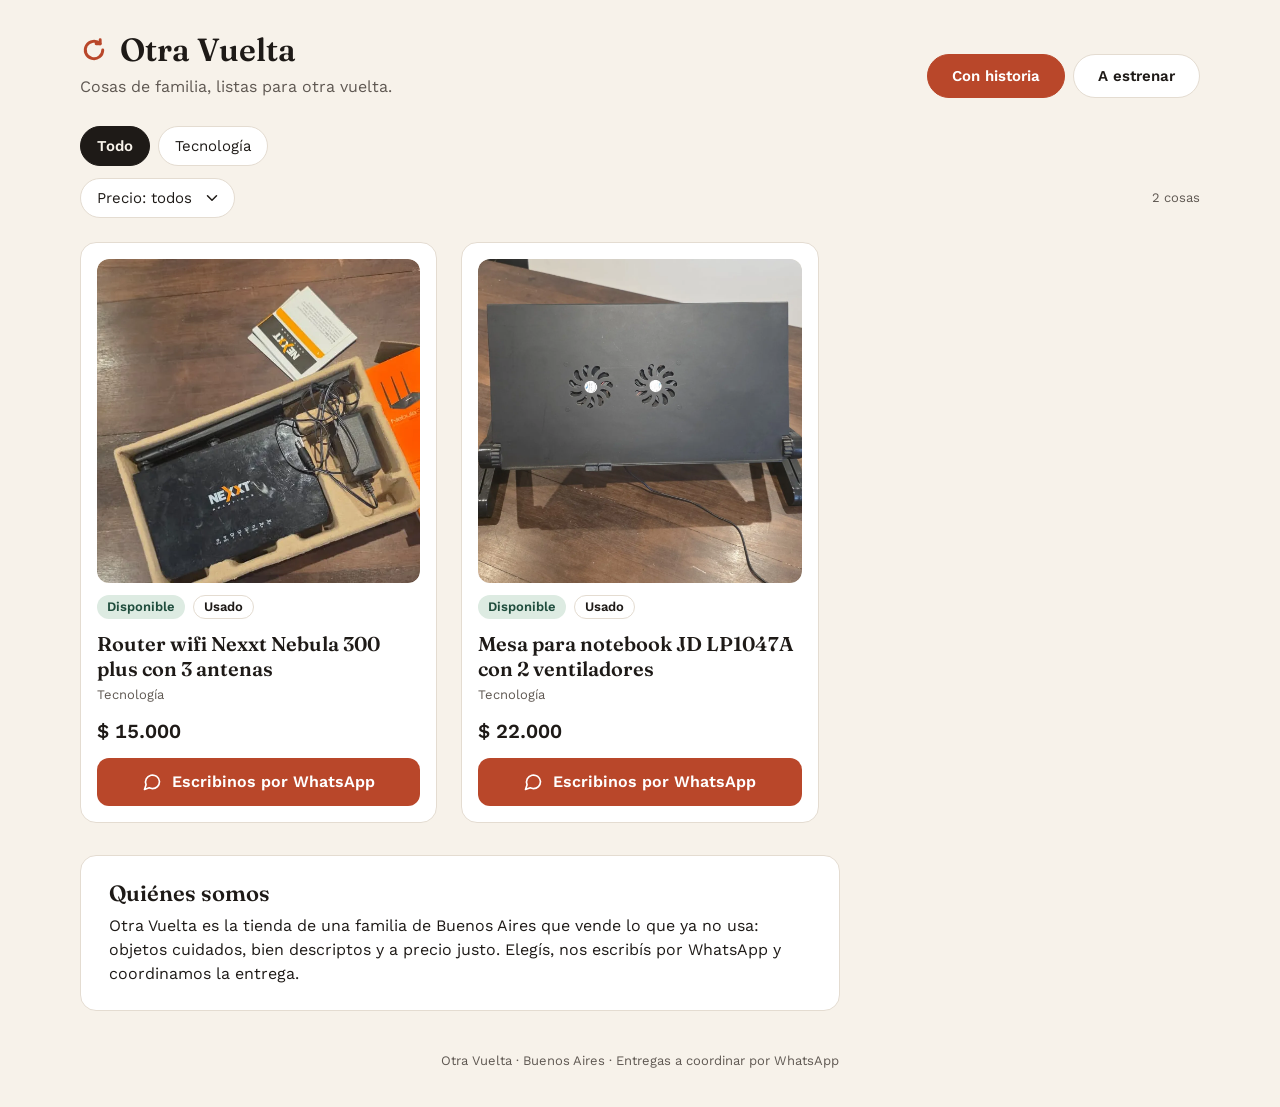
<file: index.html>
<!doctype html>
<html lang="es-AR">
<head>
  <meta charset="utf-8">
  <meta name="viewport" content="width=device-width, initial-scale=1">
  <title>Otra Vuelta</title>
  <meta name="description" content="Otra Vuelta es la tienda de una familia de Buenos Aires que vende lo que ya no usa: objetos cuidados, bien descriptos y a precio justo. Elegís, nos escribís por WhatsApp y coordinamos la entrega.">
  <meta name="color-scheme" content="only light">
  <meta name="theme-color" content="#F7F2EA">
  <meta name="format-detection" content="telephone=no">
  <link rel="canonical" href="https://otra-vuelta.github.io/">

  <meta property="og:type" content="website">
  <meta property="og:locale" content="es_AR">
  <meta property="og:site_name" content="Otra Vuelta">
  <meta property="og:title" content="Otra Vuelta">
  <meta property="og:description" content="Cosas de familia, listas para otra vuelta.">
  <meta property="og:url" content="https://otra-vuelta.github.io/">
  <meta property="og:image" content="https://otra-vuelta.github.io/img/og.png">
  <meta property="og:image:type" content="image/png">
  <meta property="og:image:width" content="1200">
  <meta property="og:image:height" content="630">
  <meta property="og:image:alt" content="Otra Vuelta. Cosas de familia, listas para otra vuelta.">
  <meta name="twitter:card" content="summary_large_image">

  <link rel="icon" href="img/favicon-32.png" sizes="32x32" type="image/png">
  <link rel="icon" href="img/favicon.svg" type="image/svg+xml">
  <link rel="apple-touch-icon" href="img/apple-touch-icon.png">

  <link rel="preconnect" href="https://fonts.googleapis.com">
  <link rel="preconnect" href="https://fonts.gstatic.com" crossorigin>
  <link rel="stylesheet" href="https://fonts.googleapis.com/css2?family=Fraunces:wght@600&family=Work+Sans:wght@400;600&display=swap">
  <link rel="preload" href="data/products.json" as="fetch" crossorigin>
  <link rel="stylesheet" href="css/styles.css">
  <script src="js/app.js" defer></script>
</head>
<body>
  <a class="saltar" id="saltar" href="#contenido">Ir al contenido</a>

  <header class="encabezado" id="encabezado">
    <div class="marca-bloque">
      <h1 class="marca">
        <a href="#con-historia" id="marca-link">
          <svg class="isotipo" viewBox="0 0 24 24" fill="none" stroke="currentColor" stroke-width="2.5" stroke-linecap="round" stroke-linejoin="round" aria-hidden="true" focusable="false"><path d="M19.5 12a7.5 7.5 0 1 1-2.2-5.3"/><path d="M13.8 6.7h3.5V3.2"/></svg>
          <span>Otra Vuelta</span>
        </a>
      </h1>
      <p class="lema">Cosas de familia, listas para otra vuelta.</p>
    </div>
    <nav class="pestanas" aria-label="Secciones">
      <a class="pestana" href="#con-historia" data-pestana="con-historia" aria-current="page">Con historia</a>
      <a class="pestana" href="#a-estrenar" data-pestana="a-estrenar">A estrenar</a>
    </nav>
  </header>

  <nav class="barra-ficha" id="barra-ficha" aria-label="Navegación" hidden>
    <a class="marca-chica" href="#con-historia">
      <svg class="isotipo" viewBox="0 0 24 24" fill="none" stroke="currentColor" stroke-width="2.5" stroke-linecap="round" stroke-linejoin="round" aria-hidden="true" focusable="false"><path d="M19.5 12a7.5 7.5 0 1 1-2.2-5.3"/><path d="M13.8 6.7h3.5V3.2"/></svg>
      <span>Otra Vuelta</span>
    </a>
    <a class="volver" id="volver" href="#con-historia" aria-label="Volver a Con historia">
      <svg viewBox="0 0 24 24" fill="none" stroke="currentColor" stroke-width="2" stroke-linecap="round" stroke-linejoin="round" aria-hidden="true" focusable="false"><path d="M19 12H5M12 19l-7-7 7-7"/></svg>
      <span id="volver-texto">Con historia</span>
    </a>
  </nav>

  <main id="contenido" tabindex="-1" aria-busy="true">
    <noscript><p class="aviso-js">Para ver lo que tenemos, activá JavaScript en el navegador.</p></noscript>
  </main>

  <footer class="pie">
    <p>Otra Vuelta · Buenos Aires · Entregas a coordinar por WhatsApp</p>
  </footer>
</body>
</html>
</file>
<file: css/styles.css>
/* Otra Vuelta · estilos v1
   Mobile-first: la base es celular; escritorio entra por min-width 720 y 900.
   Referencias: brand.md (paleta y tipografías) y diseno.md (tokens, componentes y medidas). */

:root {
  --papel: #F7F2EA;
  --blanco: #FFFFFF;
  --tinta: #1E1A17;
  --tinta-2: #5F5852;
  --borde: #E4DCD1;
  --ladrillo: #B9472A;
  --ladrillo-oscuro: #8E3520;
  --botella: #2E5E4E;
  --disponible-fondo: #DDEBE2;
  --disponible-texto: #1F4D3D;
  --reservado-fondo: #FBE8C8;
  --reservado-texto: #7A4B00;
  --vendido-fondo: #E7E2DC;
  --vendido-texto: #5F5852;

  --radio-tarjeta: 16px;
  --radio-foto: 12px;
  --radio-boton: 12px;
  --radio-chip: 999px;
  --foto-fondo: var(--borde);

  --serif: "Fraunces", Georgia, "Times New Roman", serif;
  --sans: "Work Sans", system-ui, -apple-system, "Segoe UI", Roboto, sans-serif;

  --margen: 20px;
  --ancho-max: 1200px;

  /* "only": que el modo oscuro automático de Chrome no oscurezca la página (un solo tema, brand.md §6). */
  color-scheme: only light;
}

@media (min-width: 720px) {
  :root { --margen: 40px; }
}

/* ---------- Base ---------- */

*, *::before, *::after { box-sizing: border-box; }

html {
  background: var(--papel);
  -webkit-text-size-adjust: 100%;
  text-size-adjust: 100%;
}

body {
  margin: 0;
  min-height: 100vh;
  min-height: 100dvh;
  display: flex;
  flex-direction: column;
  background: var(--papel);
  color: var(--tinta);
  font-family: var(--sans);
  font-size: 17px;
  line-height: 1.5;
}

h1, h2, p, ul { margin: 0; }
ul { padding: 0; list-style: none; }
img { display: block; max-width: 100%; }
svg { flex: none; }
a { color: var(--ladrillo); }
button, select { font: inherit; color: inherit; }
button { cursor: pointer; }

[hidden] { display: none !important; }

.sr {
  position: absolute !important;
  width: 1px;
  height: 1px;
  margin: -1px;
  padding: 0;
  border: 0;
  overflow: hidden;
  clip: rect(0 0 0 0);
  clip-path: inset(50%);
  white-space: nowrap;
}

/* ---------- Foco de teclado ---------- */

:focus-visible {
  outline: 3px solid var(--tinta);
  outline-offset: 2px;
}

/* Sobre ladrillo o botella el contorno va en papel, por dentro. */
.boton-wa:focus-visible,
.boton-link:focus-visible,
.pestana[aria-current="page"]:focus-visible {
  outline-color: var(--papel);
  outline-offset: -6px;
}

/* Destinos de foco programático (no son controles). */
[tabindex="-1"]:focus { outline: none; }

.saltar {
  position: absolute;
  top: 12px;
  left: 12px;
  z-index: 10;
  padding: 10px 16px;
  border-radius: var(--radio-boton);
  background: var(--tinta);
  color: var(--papel);
  font-size: 15px;
  font-weight: 600;
  text-decoration: none;
}

.saltar:not(:focus) {
  width: 1px;
  height: 1px;
  padding: 0;
  overflow: hidden;
  clip-path: inset(50%);
  white-space: nowrap;
}

/* ---------- Encabezado y pestañas ---------- */

.encabezado {
  display: flex;
  flex-direction: column;
  gap: 18px;
  padding: 28px var(--margen) 0;
}

.marca-bloque {
  display: flex;
  flex-direction: column;
  gap: 6px;
}

.marca {
  font-family: var(--serif);
  font-size: 28px;
  font-weight: 600;
  line-height: 1.1;
}

.marca a {
  display: inline-flex;
  align-items: center;
  gap: 10px;
  /* 44 px de área de toque sin cambiar el alto visible. */
  margin: -7px 0;
  padding: 7px 0;
  color: var(--tinta);
  text-decoration: none;
}

.isotipo {
  width: 24px;
  height: 24px;
  color: var(--ladrillo);
}

.lema {
  font-size: 15px;
  line-height: 1.4;
  color: var(--tinta-2);
}

.pestanas {
  display: flex;
  gap: 8px;
}

.pestana {
  flex: 1;
  display: flex;
  align-items: center;
  justify-content: center;
  min-height: 44px;
  padding: 0 16px;
  border: 1px solid var(--borde);
  border-radius: var(--radio-chip);
  background: var(--blanco);
  color: var(--tinta);
  font-size: 15px;
  font-weight: 600;
  line-height: 1.2;
  text-align: center;
  text-decoration: none;
}

.pestana[aria-current="page"] {
  border-color: var(--ladrillo);
  background: var(--ladrillo);
  color: var(--blanco);
}

/* ---------- Contenido ---------- */

main {
  flex: 1 0 auto;
  display: flex;
  flex-direction: column;
}

.aviso-js {
  padding: 32px var(--margen);
  text-align: center;
}

/* ---------- Filtros ---------- */

.filtros {
  display: flex;
  flex-direction: column;
  gap: 10px;
  padding-top: 16px;
}

.chips-categoria {
  display: flex;
  gap: 8px;
  overflow-x: auto;
  /* El padding vertical deja ver el contorno de foco; el margen negativo lo compensa. */
  margin: -6px 0;
  padding: 6px 0 6px var(--margen);
  scrollbar-width: none;
}

.chips-categoria::-webkit-scrollbar { display: none; }

/* Margen final de la fila con scroll (el padding derecho no siempre cuenta). */
.chips-categoria::after {
  content: "";
  flex: 0 0 calc(var(--margen) - 8px);
}

.chip-filtro {
  flex: none;
  min-height: 44px;
  padding: 0 16px;
  border: 1px solid var(--borde);
  border-radius: var(--radio-chip);
  background: var(--blanco);
  color: var(--tinta);
  font-size: 15px;
  font-weight: 400;
  line-height: 1.2;
  white-space: nowrap;
}

.chip-filtro[aria-pressed="true"] {
  border-color: var(--tinta);
  background: var(--tinta);
  color: var(--papel);
  font-weight: 600;
}

.filtros-fila {
  display: flex;
  flex-wrap: wrap;
  align-items: center;
  justify-content: space-between;
  gap: 0 12px;
  padding: 0 var(--margen);
}

.selector-precio {
  position: relative;
  display: inline-flex;
  flex: none;
}

/* 16 px: con menos, el iPhone hace zoom al tocar el selector. */
.selector-precio select {
  min-height: 44px;
  padding: 0 42px 0 16px;
  border: 1px solid var(--borde);
  border-radius: var(--radio-chip);
  background: var(--blanco);
  color: var(--tinta);
  font-size: 16px;
  line-height: 1.2;
  cursor: pointer;
  -webkit-appearance: none;
  appearance: none;
  /* Donde se soporta, el ancho sigue a la opción elegida y no a la más larga. */
  field-sizing: content;
}

.selector-precio svg {
  position: absolute;
  top: 50%;
  right: 14px;
  width: 18px;
  height: 18px;
  transform: translateY(-50%);
  pointer-events: none;
}

.contador {
  display: flex;
  align-items: center;
  justify-content: flex-end;
  column-gap: 4px;
  margin-left: auto;
  font-size: 13px;
  color: var(--tinta-2);
  white-space: nowrap;
}

.quitar-filtros {
  display: inline-flex;
  align-items: center;
  gap: 4px;
}

.link-accion {
  display: inline-flex;
  align-items: center;
  min-height: 44px;
  padding: 0;
  border: 0;
  background: none;
  color: var(--ladrillo);
  font-weight: 600;
  text-decoration: none;
}

.contador .link-accion { font-size: 13px; }

/* ---------- Lista y tarjetas ---------- */

.lista {
  display: grid;
  gap: 16px;
  padding: 16px var(--margen) 0;
}

.tarjeta {
  display: flex;
  flex-direction: column;
  gap: 12px;
  min-width: 0;
  padding: 14px;
  border: 1px solid var(--borde);
  border-radius: var(--radio-tarjeta);
  background: var(--blanco);
}

.tarjeta-foto {
  display: block;
  aspect-ratio: 1 / 1;
  overflow: hidden;
  border-radius: var(--radio-foto);
  background: var(--foto-fondo);
}

.tarjeta-foto img {
  width: 100%;
  height: 100%;
  object-fit: cover;
  /* Safari pierde el recorte redondeado del contenedor cuando la foto tiene filtro (vendido). */
  border-radius: inherit;
}

.chips {
  display: flex;
  flex-wrap: wrap;
  gap: 8px;
}

.chip {
  display: inline-flex;
  align-items: center;
  min-height: 24px;
  padding: 0 10px;
  border-radius: var(--radio-chip);
  font-size: 13px;
  font-weight: 600;
  line-height: 1.2;
}

.chip-disponible { background: var(--disponible-fondo); color: var(--disponible-texto); }
.chip-reservado { background: var(--reservado-fondo); color: var(--reservado-texto); }
.chip-vendido { background: var(--vendido-fondo); color: var(--vendido-texto); }
.chip-usado { border: 1px solid var(--borde); color: var(--tinta); }
.chip-nuevo { background: var(--botella); color: var(--blanco); }

.tarjeta-titulo {
  display: flex;
  flex-direction: column;
  gap: 4px;
}

.tarjeta-nombre {
  font-family: var(--serif);
  font-size: 20px;
  font-weight: 600;
  line-height: 1.25;
  overflow-wrap: anywhere;
}

.tarjeta-nombre a {
  position: relative;
  z-index: 1;
  display: block;
  width: fit-content;
  max-width: 100%;
  /* 44 px de área de toque sin cambiar el alto visible. */
  margin: -10px 0;
  padding: 10px 0;
  color: var(--tinta);
  text-decoration: none;
}

.tarjeta-nombre a:focus-visible { outline-offset: -5px; }

.categoria {
  font-size: 13px;
  color: var(--tinta-2);
}

.precio {
  display: flex;
  flex-wrap: wrap;
  align-items: baseline;
  gap: 4px 10px;
  font-variant-numeric: tabular-nums;
}

.precio-actual {
  font-size: 20px;
  font-weight: 600;
}

.precio-anterior {
  font-size: 15px;
  color: var(--tinta-2);
}

.boton-wa {
  display: flex;
  align-items: center;
  justify-content: center;
  gap: 10px;
  width: 100%;
  min-height: 48px;
  padding: 0 16px;
  border-radius: var(--radio-boton);
  background: var(--ladrillo);
  color: var(--blanco);
  font-size: 16px;
  font-weight: 600;
  line-height: 1.2;
  text-align: center;
  text-decoration: none;
}

.boton-wa svg {
  width: 20px;
  height: 20px;
}

.boton-wa:active { background: var(--ladrillo-oscuro); }

.salio {
  display: flex;
  align-items: center;
  justify-content: center;
  min-height: 48px;
  font-size: 15px;
  color: var(--tinta-2);
}

/* Vendido: foto en gris, nombre y precio en tinta-2. */
.es-vendido .tarjeta-foto img,
.es-vendido .carrusel img,
.es-vendido .miniatura img {
  filter: grayscale(1);
  opacity: 0.85;
}

.es-vendido .tarjeta-nombre a,
.es-vendido .precio-actual,
.es-vendido .ficha-nombre {
  color: var(--tinta-2);
}

.sin-resultados {
  grid-column: 1 / -1;
  display: flex;
  flex-direction: column;
  align-items: center;
  gap: 4px;
  padding: 32px 0 8px;
  text-align: center;
}

.sin-resultados .link-accion { font-size: 15px; }

/* ---------- Estados vacíos ---------- */

.vacio {
  flex: 1 0 auto;
  display: flex;
  flex-direction: column;
  align-items: center;
  justify-content: center;
  padding: 40px 32px;
  text-align: center;
}

.vacio-caja {
  display: flex;
  flex-direction: column;
  align-items: center;
  gap: 16px;
  max-width: 300px;
}

.vacio-circulo {
  display: flex;
  align-items: center;
  justify-content: center;
  width: 72px;
  height: 72px;
  border-radius: 50%;
  background: var(--disponible-fondo);
  color: var(--botella);
}

.vacio-circulo svg {
  width: 34px;
  height: 34px;
}

.vacio h1,
.vacio h2 {
  font-family: var(--serif);
  font-size: 22px;
  font-weight: 600;
  line-height: 1.25;
}

.vacio p { color: var(--tinta-2); }

.boton-link {
  display: inline-flex;
  align-items: center;
  justify-content: center;
  gap: 8px;
  min-height: 48px;
  padding: 0 22px;
  border: 0;
  border-radius: var(--radio-boton);
  background: var(--ladrillo);
  color: var(--blanco);
  font-size: 16px;
  font-weight: 600;
  line-height: 1.2;
  text-decoration: none;
}

.boton-link svg {
  width: 18px;
  height: 18px;
}

.boton-link:active { background: var(--ladrillo-oscuro); }

/* ---------- Quiénes somos ---------- */

.quienes { padding: 24px var(--margen) 0; }

.quienes-caja {
  display: flex;
  flex-direction: column;
  gap: 8px;
  padding: 16px;
  border: 1px solid var(--borde);
  border-radius: var(--radio-tarjeta);
  background: var(--blanco);
}

.quienes h2 {
  font-family: var(--serif);
  font-size: 22px;
  font-weight: 600;
  line-height: 1.2;
}

.quienes p {
  font-size: 15px;
  line-height: 1.5;
}

/* ---------- Ficha de producto ---------- */

.barra-ficha { padding: 8px var(--margen) 0; }

.marca-chica { display: none; }

.volver {
  display: inline-flex;
  align-items: center;
  gap: 8px;
  min-height: 44px;
  color: var(--ladrillo);
  font-size: 15px;
  font-weight: 600;
  text-decoration: none;
}

.volver svg {
  width: 20px;
  height: 20px;
}

.ficha {
  display: flex;
  flex-direction: column;
  gap: 20px;
  padding: 4px var(--margen) 0;
}

.galeria {
  display: flex;
  flex-direction: column;
  gap: 12px;
  width: 100%;
  max-width: 560px;
  min-width: 0;
}

.galeria-marco { position: relative; }

.carrusel {
  display: flex;
  aspect-ratio: 1 / 1;
  overflow-x: auto;
  overscroll-behavior-x: contain;
  scroll-snap-type: x mandatory;
  border-radius: 16px;
  background: var(--foto-fondo);
  scrollbar-width: none;
}

.carrusel::-webkit-scrollbar { display: none; }

.carrusel img {
  flex: 0 0 100%;
  width: 100%;
  height: 100%;
  object-fit: cover;
  scroll-snap-align: start;
  scroll-snap-stop: always;
}

.contador-fotos {
  position: absolute;
  right: 12px;
  bottom: 12px;
  padding: 3px 10px;
  border-radius: var(--radio-chip);
  background: rgba(247, 242, 234, 0.94);
  color: var(--tinta);
  font-size: 13px;
  font-weight: 600;
  font-variant-numeric: tabular-nums;
  pointer-events: none;
}

.miniaturas {
  display: flex;
  gap: 12px;
  overflow-x: auto;
  margin: -6px;
  padding: 6px;
  scrollbar-width: none;
}

.miniaturas::-webkit-scrollbar { display: none; }

.miniatura {
  flex: none;
  width: 78px;
  height: 78px;
  padding: 0;
  overflow: hidden;
  border: 1px solid var(--borde);
  border-radius: 10px;
  background: var(--foto-fondo);
}

.miniatura[aria-current="true"] { border: 2px solid var(--tinta); }

.miniatura img {
  width: 100%;
  height: 100%;
  object-fit: cover;
}

.ficha-datos {
  display: flex;
  flex-direction: column;
  gap: 24px;
  min-width: 0;
}

.ficha-cabecera {
  display: flex;
  flex-direction: column;
  gap: 12px;
}

.ficha-titulo {
  display: flex;
  flex-direction: column;
  gap: 6px;
}

.ficha-nombre {
  font-family: var(--serif);
  font-size: 28px;
  font-weight: 600;
  line-height: 1.2;
  overflow-wrap: anywhere;
}

.meta {
  font-size: 13px;
  color: var(--tinta-2);
}

.precio-ficha { gap: 4px 12px; }

.precio-ficha .precio-actual {
  font-size: 28px;
  line-height: 1.2;
}

.precio-ficha .precio-anterior { font-size: 17px; }

.boton-wa.grande {
  min-height: 52px;
  font-size: 17px;
}

.boton-wa.grande svg {
  width: 22px;
  height: 22px;
}

.nota-reservado {
  font-size: 13px;
  color: var(--tinta-2);
}

.mensaje-caja {
  display: flex;
  flex-direction: column;
  gap: 4px;
  padding: 12px 14px;
  border: 1px solid var(--borde);
  border-radius: var(--radio-boton);
  background: var(--blanco);
}

.mensaje-etiqueta {
  font-size: 13px;
  color: var(--tinta-2);
}

.mensaje {
  font-size: 15px;
  line-height: 1.45;
  overflow-wrap: anywhere;
}

.descripcion {
  display: flex;
  flex-direction: column;
  gap: 12px;
  max-width: 640px;
  overflow-wrap: anywhere;
}

.secciones {
  display: flex;
  flex-direction: column;
  gap: 24px;
}

.seccion {
  display: flex;
  flex-direction: column;
  gap: 8px;
  overflow-wrap: anywhere;
}

.seccion h2 {
  font-family: var(--serif);
  font-size: 22px;
  font-weight: 600;
  line-height: 1.2;
}

.medidas { font-variant-numeric: tabular-nums; }

.lista-iconos {
  display: flex;
  flex-direction: column;
  gap: 6px;
}

.lista-iconos li {
  display: flex;
  align-items: flex-start;
  gap: 10px;
}

.lista-iconos svg {
  width: 20px;
  height: 20px;
  margin-top: 3px;
}

.icono-tilde { color: var(--botella); }
.icono-aviso { color: var(--tinta-2); }

.link-ml {
  display: inline-flex;
  align-self: flex-start;
  align-items: center;
  gap: 8px;
  min-height: 44px;
  color: var(--ladrillo);
  font-size: 15px;
  font-weight: 600;
  text-decoration: none;
}

.link-ml svg {
  width: 18px;
  height: 18px;
}

/* Caja de "Este ya salió" y de producto que no existe. */
.caja-aviso {
  display: flex;
  flex-direction: column;
  align-items: flex-start;
  gap: 12px;
  padding: 16px;
  border: 1px solid var(--borde);
  border-radius: var(--radio-tarjeta);
  background: var(--blanco);
}

.caja-aviso h1 {
  font-family: var(--serif);
  font-size: 22px;
  font-weight: 600;
  line-height: 1.25;
}

.ficha-vacia { padding-top: 16px; }

/* ---------- Pie ---------- */

.pie {
  padding: 32px var(--margen) 28px;
  font-size: 13px;
  line-height: 1.5;
  color: var(--tinta-2);
  text-align: center;
}

/* Con mouse la fila de miniaturas muestra su barra: sin deslizar con el dedo, es la forma de llegar a las últimas fotos. */
@media (hover: hover) and (pointer: fine) {
  .miniaturas {
    scrollbar-width: thin;
    scrollbar-color: var(--tinta-2) transparent;
  }

  .miniaturas::-webkit-scrollbar {
    display: block;
    height: 8px;
  }

  .miniaturas::-webkit-scrollbar-thumb {
    border-radius: var(--radio-chip);
    background: var(--tinta-2);
  }
}

/* ---------- Hover (solo con mouse) ---------- */

@media (hover: hover) {
  .boton-wa:hover,
  .boton-link:hover { background: var(--ladrillo-oscuro); }

  .pestana:not([aria-current="page"]):hover,
  .chip-filtro:not([aria-pressed="true"]):hover,
  .selector-precio select:hover { border-color: var(--tinta-2); }

  .marca a:hover span,
  .marca-chica:hover span,
  .tarjeta-nombre a:hover,
  .volver:hover span,
  .link-ml:hover,
  .link-accion:hover { text-decoration: underline; }
}

/* ---------- Escritorio chico (≥ 720 px) ---------- */

@media (min-width: 720px) {
  .encabezado {
    flex-direction: row;
    flex-wrap: wrap;
    align-items: flex-end;
    justify-content: space-between;
    gap: 20px 32px;
    width: 100%;
    max-width: var(--ancho-max);
    margin: 0 auto;
    padding: 32px var(--margen) 20px;
  }

  .marca { font-size: 32px; }
  .marca a { gap: 12px; }

  .isotipo {
    width: 28px;
    height: 28px;
  }

  .lema { font-size: 16px; }

  .pestana {
    flex: none;
    padding: 0 24px;
  }

  .filtros {
    gap: 12px;
    width: 100%;
    max-width: var(--ancho-max);
    margin: 0 auto;
    padding: 8px var(--margen) 0;
  }

  .chips-categoria {
    flex-wrap: wrap;
    overflow: visible;
    margin: 0;
    padding: 0;
  }

  .chips-categoria::after { display: none; }

  .chip-filtro { min-height: 40px; }

  .filtros-fila { padding: 0; }

  .selector-precio select {
    min-height: 40px;
    font-size: 15px;
  }

  .lista {
    grid-template-columns: repeat(auto-fill, minmax(280px, 1fr));
    gap: 24px;
    width: 100%;
    max-width: var(--ancho-max);
    margin: 0 auto;
    padding-top: 24px;
  }

  .tarjeta { padding: 16px; }

  /* Precio y botón al fondo: los botones de una fila quedan alineados. */
  .tarjeta .precio { margin-top: auto; }

  .vacio {
    width: 100%;
    max-width: var(--ancho-max);
    margin: 0 auto;
    padding: 40px var(--margen);
  }

  .vacio-caja {
    width: 100%;
    max-width: 560px;
    padding: 48px 40px;
    border: 1px solid var(--borde);
    border-radius: 20px;
    background: var(--blanco);
  }

  .vacio-circulo {
    width: 80px;
    height: 80px;
  }

  .vacio-circulo svg {
    width: 38px;
    height: 38px;
  }

  .vacio h1,
  .vacio h2 { font-size: 26px; }
  .vacio p { max-width: 380px; }

  .quienes {
    width: 100%;
    max-width: var(--ancho-max);
    margin: 0 auto;
    padding-top: 32px;
  }

  .quienes-caja {
    max-width: 760px;
    padding: 24px 28px;
  }

  .quienes p { font-size: 16px; }

  .barra-ficha {
    display: flex;
    flex-wrap: wrap;
    align-items: center;
    justify-content: space-between;
    gap: 8px 16px;
    width: 100%;
    max-width: var(--ancho-max);
    margin: 0 auto;
    padding: 24px var(--margen) 0;
  }

  .marca-chica {
    display: inline-flex;
    align-items: center;
    gap: 10px;
    min-height: 44px;
    color: var(--tinta);
    font-family: var(--serif);
    font-size: 26px;
    font-weight: 600;
    line-height: 1.1;
    text-decoration: none;
  }

  .marca-chica .isotipo {
    width: 26px;
    height: 26px;
  }

  .ficha {
    gap: 32px;
    width: 100%;
    max-width: var(--ancho-max);
    margin: 0 auto;
    padding: 24px var(--margen) 0;
  }

  .boton-wa.grande { max-width: 400px; }
  .mensaje-caja { max-width: 520px; }

  .pie { padding: 40px var(--margen) 36px; }
}

/* ---------- Escritorio (≥ 900 px) ---------- */

@media (min-width: 900px) {
  .ficha {
    display: grid;
    grid-template-columns: minmax(0, 560px) minmax(320px, 1fr);
    align-items: start;
    gap: 48px;
  }

  .ficha-vacia { display: flex; }

  .ficha-nombre {
    font-size: 36px;
    line-height: 1.15;
  }

  .precio-ficha .precio-actual { font-size: 32px; }
  .precio-ficha .precio-anterior { font-size: 18px; }

  .miniatura {
    width: 100px;
    height: 100px;
  }

  .secciones {
    display: grid;
    grid-template-columns: repeat(auto-fill, minmax(220px, 1fr));
    gap: 20px 32px;
  }
}

/* Con dos columnas de secciones: Medidas y Entrega arriba, las listas abajo. */
@media (min-width: 1160px) {
  .seccion-medidas { order: 1; }
  .seccion-entrega { order: 2; }
  .seccion-tiene { order: 3; }
  .seccion-marcas { order: 4; }
}
</file>
